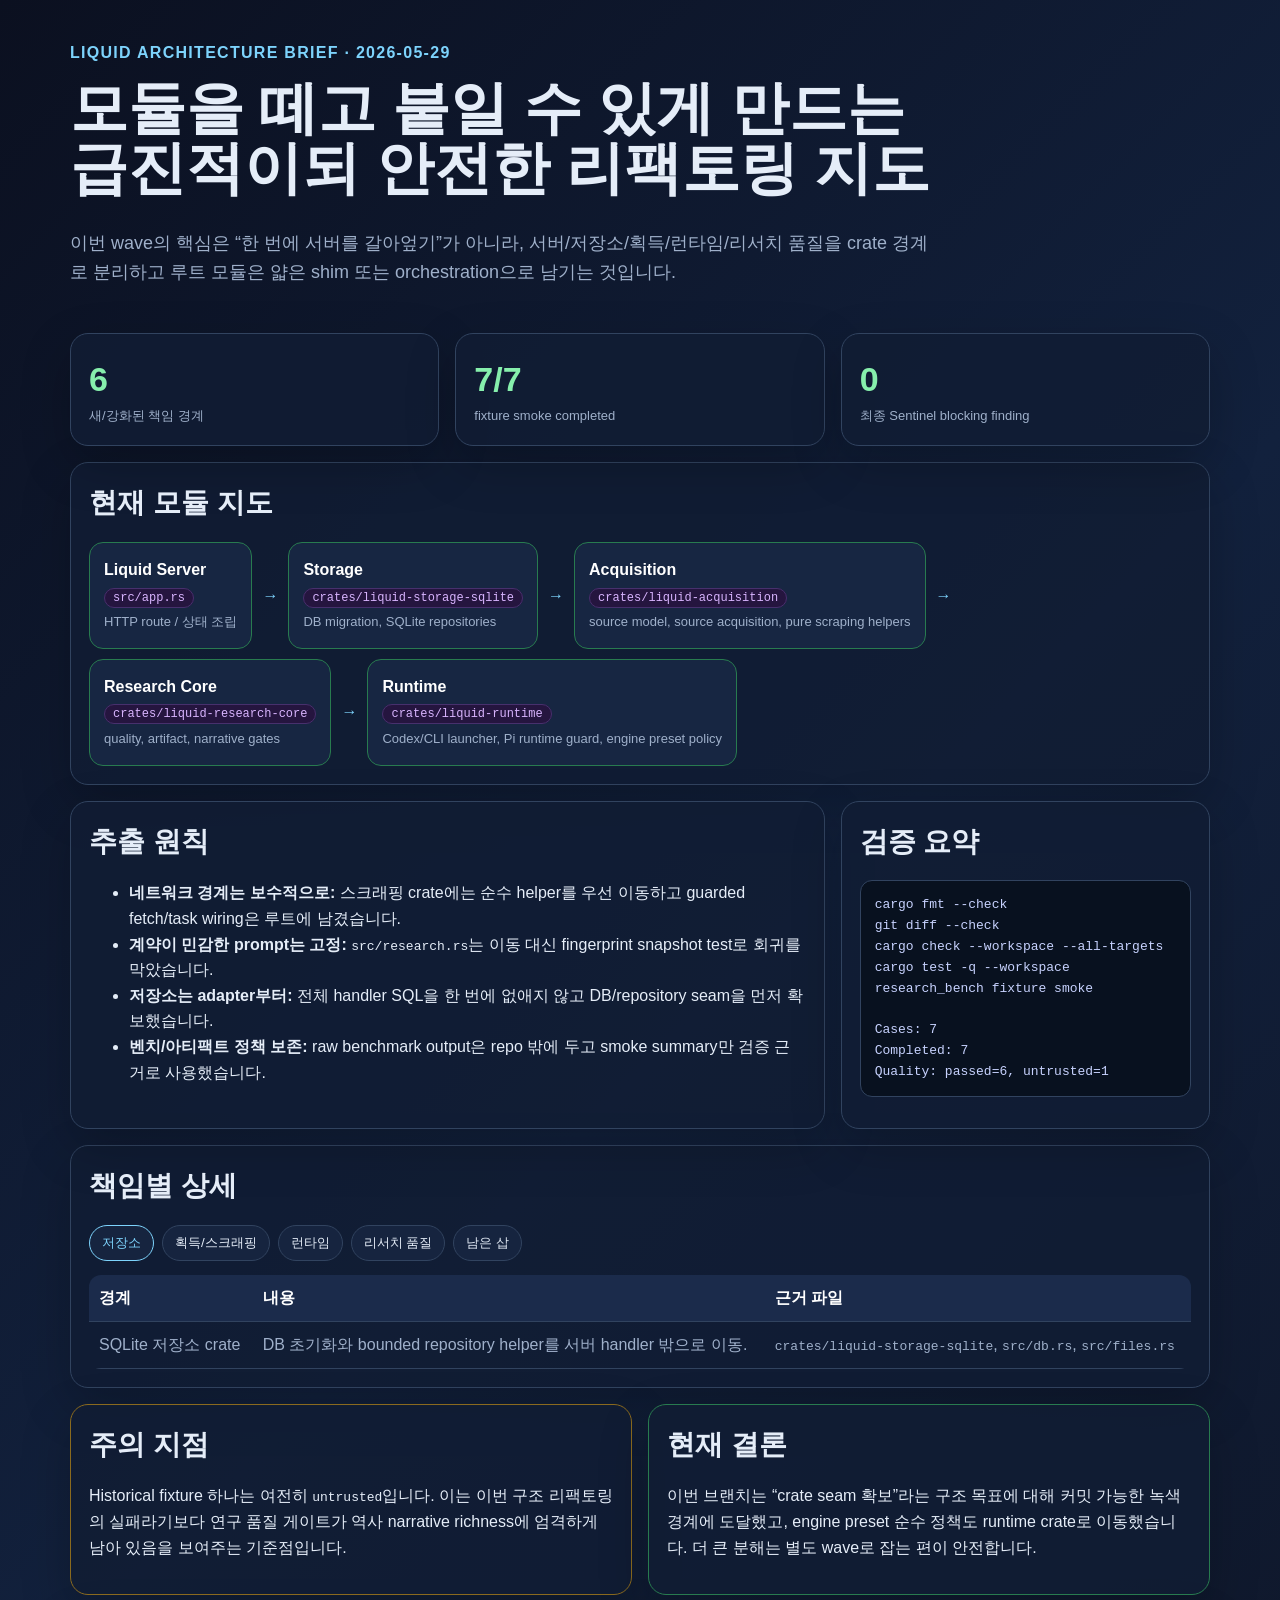
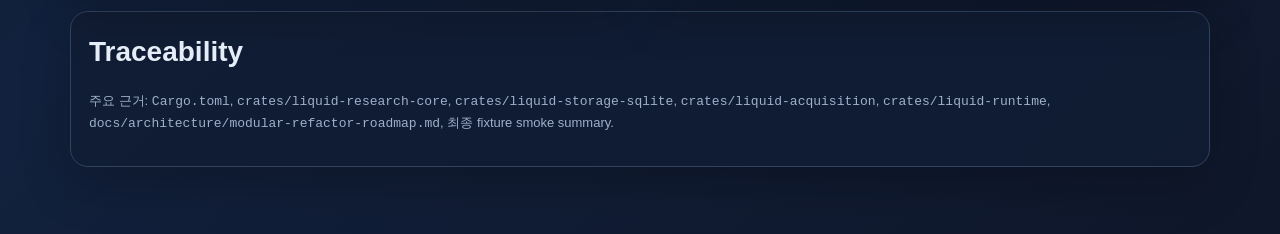
<file: static/modular-refactor-roadmap.html>
<!doctype html>
<html lang="ko">
<head>
<meta charset="utf-8" />
<meta name="viewport" content="width=device-width, initial-scale=1" />
<title>Liquid 모듈화 리팩토링 로드맵</title>
<style>
:root{--bg:#0f172a;--panel:#111c34;--panel2:#172642;--ink:#e5edf8;--muted:#9fb0ca;--line:#31435f;--accent:#7dd3fc;--ok:#86efac;--warn:#fde68a;--risk:#fca5a5;--code:#d8b4fe}*{box-sizing:border-box}body{margin:0;font-family:-apple-system,BlinkMacSystemFont,"Segoe UI",sans-serif;background:linear-gradient(135deg,#0b1020,#12213d 55%,#0f172a);color:var(--ink);line-height:1.6}main{max-width:1180px;margin:0 auto;padding:40px 20px 70px}header{display:grid;gap:12px;margin-bottom:28px}.eyebrow{color:var(--accent);font-weight:700;letter-spacing:.08em;text-transform:uppercase}h1{font-size:clamp(30px,5vw,58px);line-height:1.05;margin:0}h2{margin:0 0 16px;font-size:28px}h3{margin:0 0 8px;font-size:18px}.lead{max-width:860px;color:var(--muted);font-size:18px}.grid{display:grid;grid-template-columns:repeat(12,1fr);gap:16px}.card{background:rgba(17,28,52,.86);border:1px solid var(--line);border-radius:18px;padding:18px;box-shadow:0 18px 50px rgba(0,0,0,.22)}.span-4{grid-column:span 4}.span-6{grid-column:span 6}.span-8{grid-column:span 8}.span-12{grid-column:span 12}.metric{font-size:34px;font-weight:800;color:var(--ok)}.label{color:var(--muted);font-size:13px}.map{display:grid;gap:12px}.node{border:1px solid var(--line);background:var(--panel2);border-radius:14px;padding:14px}.node strong{color:#fff}.node code,.chip{color:var(--code);background:#25153f;border:1px solid #47306d;border-radius:999px;padding:2px 8px;font-size:12px}.flow{display:flex;align-items:center;gap:10px;flex-wrap:wrap}.arrow{color:var(--accent);font-weight:800}.ok{border-color:#287b4f}.warn{border-color:#8a6a1e}.risk{border-color:#884444}.tag{display:inline-flex;align-items:center;gap:6px;border:1px solid var(--line);border-radius:999px;padding:4px 9px;margin:3px;color:var(--muted);font-size:12px}.tag.ok{color:var(--ok)}.tag.warn{color:var(--warn)}table{width:100%;border-collapse:collapse;overflow:hidden;border-radius:12px}th,td{text-align:left;border-bottom:1px solid var(--line);padding:10px;vertical-align:top}th{color:#fff;background:#1b2b4b}td{color:var(--muted)}details{border:1px solid var(--line);border-radius:14px;padding:12px;background:rgba(15,23,42,.58)}summary{cursor:pointer;font-weight:700;color:#fff}pre{white-space:pre-wrap;background:#08111f;border:1px solid var(--line);border-radius:12px;padding:14px;color:#c7d2fe;overflow:auto}.tabs{display:flex;gap:8px;flex-wrap:wrap;margin-bottom:14px}.tabs button{background:#16243f;color:var(--ink);border:1px solid var(--line);border-radius:999px;padding:8px 12px;cursor:pointer}.tabs button.active{border-color:var(--accent);color:var(--accent)}.tab-panel{display:none}.tab-panel.active{display:block}.small{font-size:13px;color:var(--muted)}@media(max-width:800px){.span-4,.span-6,.span-8{grid-column:span 12}.flow{display:grid}.arrow{display:none}}</style>
</head>
<body>
<main>
<header>
<div class="eyebrow">Liquid architecture brief · 2026-05-29</div>
<h1>모듈을 떼고 붙일 수 있게 만드는<br/>급진적이되 안전한 리팩토링 지도</h1>
<p class="lead">이번 wave의 핵심은 “한 번에 서버를 갈아엎기”가 아니라, 서버/저장소/획득/런타임/리서치 품질을 crate 경계로 분리하고 루트 모듈은 얇은 shim 또는 orchestration으로 남기는 것입니다.</p>
</header>
<section class="grid">
<div class="card span-4"><div class="metric">6</div><div class="label">새/강화된 책임 경계</div></div>
<div class="card span-4"><div class="metric">7/7</div><div class="label">fixture smoke completed</div></div>
<div class="card span-4"><div class="metric">0</div><div class="label">최종 Sentinel blocking finding</div></div>
</section>
<section class="card span-12" style="margin-top:16px">
<h2>현재 모듈 지도</h2>
<div class="flow">
<div class="node ok"><strong>Liquid Server</strong><br><code>src/app.rs</code><br><span class="small">HTTP route / 상태 조립</span></div><div class="arrow">→</div>
<div class="node ok"><strong>Storage</strong><br><code>crates/liquid-storage-sqlite</code><br><span class="small">DB migration, SQLite repositories</span></div><div class="arrow">→</div>
<div class="node ok"><strong>Acquisition</strong><br><code>crates/liquid-acquisition</code><br><span class="small">source model, source acquisition, pure scraping helpers</span></div><div class="arrow">→</div>
<div class="node ok"><strong>Research Core</strong><br><code>crates/liquid-research-core</code><br><span class="small">quality, artifact, narrative gates</span></div><div class="arrow">→</div>
<div class="node ok"><strong>Runtime</strong><br><code>crates/liquid-runtime</code><br><span class="small">Codex/CLI launcher, Pi runtime guard, engine preset policy</span></div>
</div>
</section>
<section class="grid" style="margin-top:16px">
<div class="card span-8">
<h2>추출 원칙</h2>
<ul>
<li><strong>네트워크 경계는 보수적으로:</strong> 스크래핑 crate에는 순수 helper를 우선 이동하고 guarded fetch/task wiring은 루트에 남겼습니다.</li>
<li><strong>계약이 민감한 prompt는 고정:</strong> <code>src/research.rs</code>는 이동 대신 fingerprint snapshot test로 회귀를 막았습니다.</li>
<li><strong>저장소는 adapter부터:</strong> 전체 handler SQL을 한 번에 없애지 않고 DB/repository seam을 먼저 확보했습니다.</li>
<li><strong>벤치/아티팩트 정책 보존:</strong> raw benchmark output은 repo 밖에 두고 smoke summary만 검증 근거로 사용했습니다.</li>
</ul>
</div>
<div class="card span-4">
<h2>검증 요약</h2>
<pre>cargo fmt --check
git diff --check
cargo check --workspace --all-targets
cargo test -q --workspace
research_bench fixture smoke

Cases: 7
Completed: 7
Quality: passed=6, untrusted=1</pre>
</div>
</section>
<section class="card" style="margin-top:16px">
<h2>책임별 상세</h2>
<div class="tabs" role="tablist">
<button class="active" data-tab="storage">저장소</button><button data-tab="acq">획득/스크래핑</button><button data-tab="runtime">런타임</button><button data-tab="research">리서치 품질</button><button data-tab="left">남은 삽</button>
</div>
<div id="storage" class="tab-panel active"><table><tr><th>경계</th><th>내용</th><th>근거 파일</th></tr><tr><td>SQLite 저장소 crate</td><td>DB 초기화와 bounded repository helper를 서버 handler 밖으로 이동.</td><td><code>crates/liquid-storage-sqlite</code>, <code>src/db.rs</code>, <code>src/files.rs</code></td></tr></table></div>
<div id="acq" class="tab-panel"><table><tr><th>경계</th><th>내용</th><th>보안 판단</th></tr><tr><td>소스 획득</td><td>ResearchSource 모델과 source acquisition 로직을 crate화.</td><td>raw artifact 정책 유지.</td></tr><tr><td>순수 스크래핑 helper</td><td>HTML/Markdown/URL 문자열 helper를 acquisition crate로 이동.</td><td>실제 network fetch는 루트 guarded path에 남겨 SSRF surface 확장을 피함.</td></tr></table></div>
<div id="runtime" class="tab-panel"><table><tr><th>경계</th><th>내용</th><th>강화점</th></tr><tr><td>CLI/Pi runtime</td><td>외부 모델 실행 경로를 <code>liquid-runtime</code>으로 분리.</td><td>Pi <code>web_fetch</code>가 private IP, metadata endpoint, IPv4-mapped IPv6, redirect 우회를 차단.</td></tr></table></div>
<div id="research" class="tab-panel"><table><tr><th>경계</th><th>내용</th><th>계약</th></tr><tr><td>research core</td><td>quality gate, narrative artifact, benchmark-visible artifact 판정 로직을 core crate화.</td><td>기존 Source Cards, Claim Log, Research Debt, Quality Gate 흐름 보존.</td></tr><tr><td>prompt contract</td><td>본문 이동 대신 fingerprint snapshot으로 prompt drift 감시.</td><td><code>prompt_text_contract_snapshot_matrix_is_frozen</code></td></tr></table></div>
<div id="left" class="tab-panel"><table><tr><th>후보</th><th>왜 남겼나</th><th>다음 조건</th></tr><tr><td><code>engine_presets</code> HTTP shell</td><td>순수 policy는 이동 완료. handler, SQL hydration, test endpoint는 서버 계약과 결합.</td><td>API response/mutation snapshot 후 분리.</td></tr><tr><td><code>ai_runtime</code></td><td>prompt/redaction/model execution이 결합되어 있음.</td><td>prompt-text/redaction snapshot harness 후 분리.</td></tr><tr><td><code>tasks.rs</code></td><td>queue, cancellation, research finalization이 큰 orchestration으로 결합.</td><td>lifecycle state machine을 먼저 문서화.</td></tr><tr><td><code>research_bench</code></td><td>public summary와 private artifact loader가 섞여 있지만 벤치 계약 drift 위험 큼.</td><td>fixture snapshot 추가 후 renderer/loader 분리.</td></tr></table></div>
</section>
<section class="grid" style="margin-top:16px">
<div class="card span-6 warn"><h2>주의 지점</h2><p>Historical fixture 하나는 여전히 <code>untrusted</code>입니다. 이는 이번 구조 리팩토링의 실패라기보다 연구 품질 게이트가 역사 narrative richness에 엄격하게 남아 있음을 보여주는 기준점입니다.</p></div>
<div class="card span-6 ok"><h2>현재 결론</h2><p>이번 브랜치는 “crate seam 확보”라는 구조 목표에 대해 커밋 가능한 녹색 경계에 도달했고, engine preset 순수 정책도 runtime crate로 이동했습니다. 더 큰 분해는 별도 wave로 잡는 편이 안전합니다.</p></div>
</section>
<section class="card" style="margin-top:16px">
<h2>Traceability</h2>
<p class="small">주요 근거: <code>Cargo.toml</code>, <code>crates/liquid-research-core</code>, <code>crates/liquid-storage-sqlite</code>, <code>crates/liquid-acquisition</code>, <code>crates/liquid-runtime</code>, <code>docs/architecture/modular-refactor-roadmap.md</code>, 최종 fixture smoke summary.</p>
</section>
</main>
<script>
document.querySelectorAll('.tabs button').forEach(btn=>btn.addEventListener('click',()=>{document.querySelectorAll('.tabs button').forEach(b=>b.classList.remove('active'));document.querySelectorAll('.tab-panel').forEach(p=>p.classList.remove('active'));btn.classList.add('active');document.getElementById(btn.dataset.tab).classList.add('active')}));
</script>
</body>
</html>
</file>
